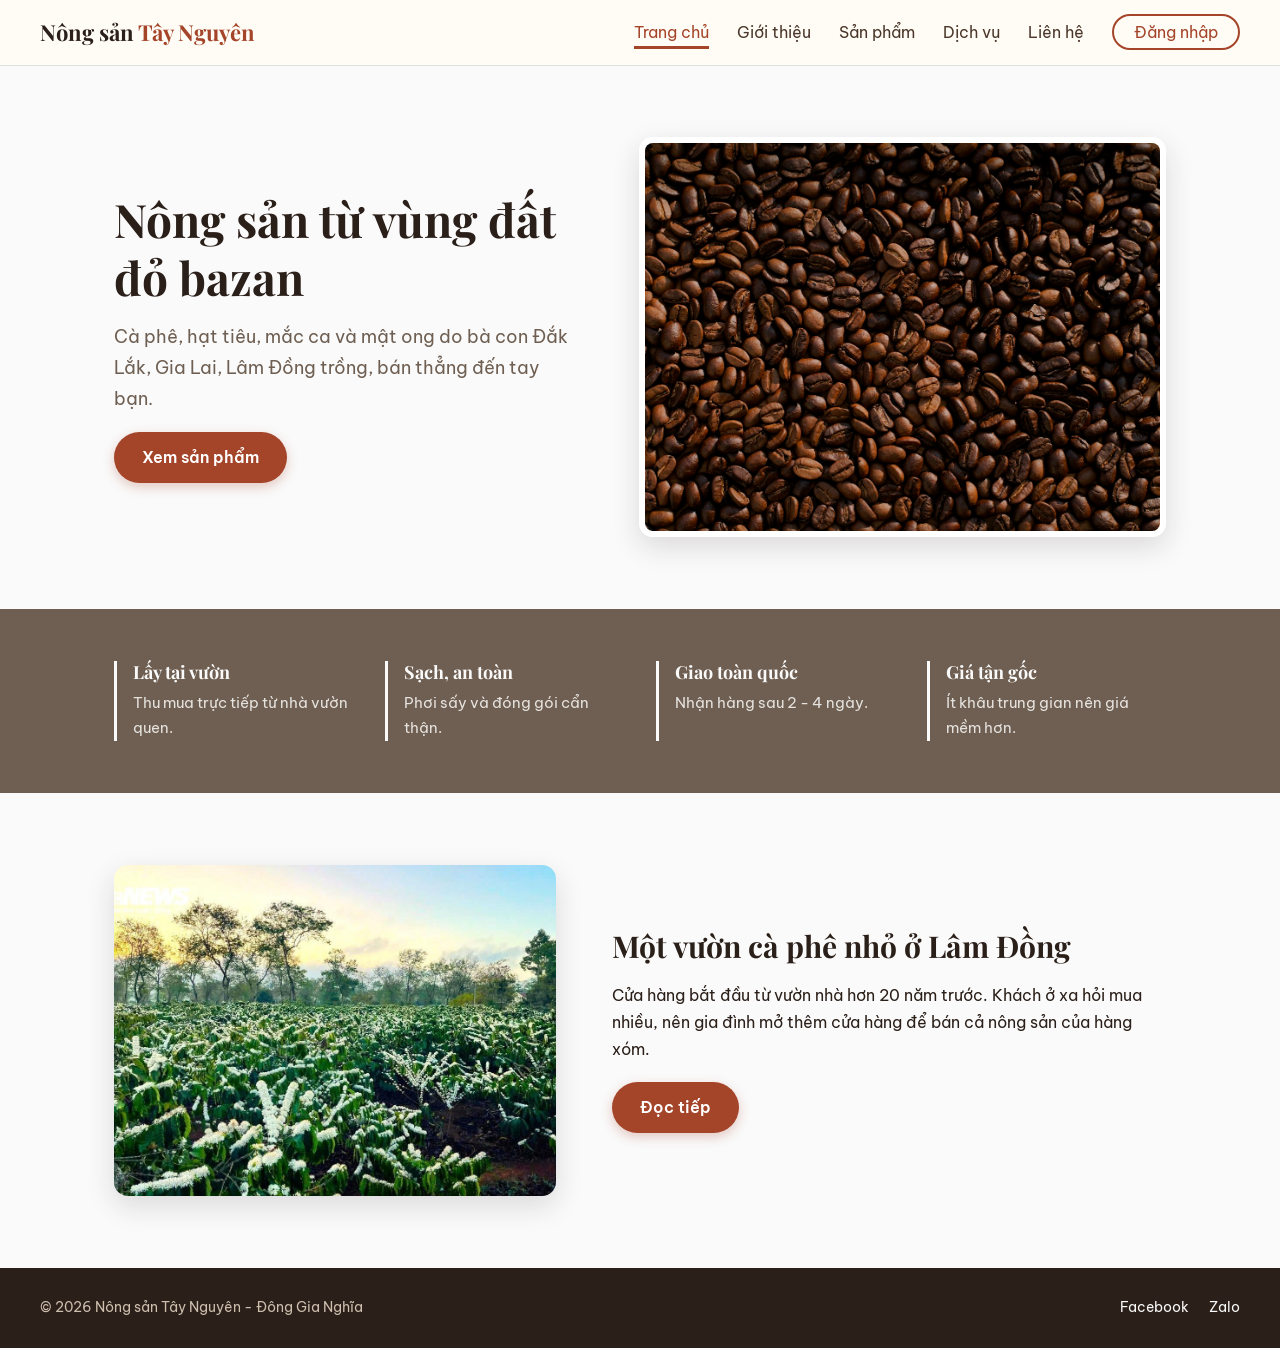
<file: index.html>
<!DOCTYPE html>
<html lang="vi">
<head>
  <meta charset="UTF-8">
  <meta name="viewport" content="width=device-width, initial-scale=1.0">
  <title>Trang chủ - Nông sản Tây Nguyên</title>
  <link rel="preconnect" href="https://fonts.googleapis.com">
  <link rel="preconnect" href="https://fonts.gstatic.com" crossorigin>
  <link rel="stylesheet" href="https://fonts.googleapis.com/css2?family=Be+Vietnam+Pro:wght@400;600;700&family=Playfair+Display:wght@700&display=swap">
  <link rel="stylesheet" href="css/style.css">
</head>
<body>
  <header class="menu">
    <a href="index.html" class="logo">Nông sản <span>Tây Nguyên</span></a>
    <input type="checkbox" id="nut-menu">
    <label for="nut-menu" class="hamburger">&#9776;</label>
    <nav><ul><li><a href="index.html" class="dang-chon">Trang chủ</a></li><li><a href="gioi-thieu.html">Giới thiệu</a></li><li><a href="san-pham.html">Sản phẩm</a></li><li><a href="dich-vu.html">Dịch vụ</a></li><li><a href="lien-he.html">Liên hệ</a></li><li><a href="dang-nhap.html" class="nut-dn">Đăng nhập</a></li></ul></nav>
  </header>
  <section class="hero">
    <div class="hero-chu">
      <h1>Nông sản từ vùng đất đỏ bazan</h1>
      <p>Cà phê, hạt tiêu, mắc ca và mật ong do bà con Đắk Lắk, Gia Lai, Lâm Đồng trồng, bán thẳng đến tay bạn.</p>
      <a href="san-pham.html" class="nut">Xem sản phẩm</a>
    </div>
    <div class="hero-anh">
      <img src="images/hero-index.jpg" alt="Hạt cà phê Tây Nguyên">
    </div>
  </section>

  <section class="uu-diem">
    <div class="khung">
      <ul>
        <li><h3>Lấy tại vườn</h3><p>Thu mua trực tiếp từ nhà vườn quen.</p></li>
        <li><h3>Sạch, an toàn</h3><p>Phơi sấy và đóng gói cẩn thận.</p></li>
        <li><h3>Giao toàn quốc</h3><p>Nhận hàng sau 2 - 4 ngày.</p></li>
        <li><h3>Giá tận gốc</h3><p>Ít khâu trung gian nên giá mềm hơn.</p></li>
      </ul>
    </div>
  </section>

  <section class="khung gioi-thieu-ngan">
    <img src="images/img13.jpg" alt="Vườn cà phê">
    <div>
      <h2>Một vườn cà phê nhỏ ở Lâm Đồng</h2>
      <p>Cửa hàng bắt đầu từ vườn nhà hơn 20 năm trước. Khách ở xa hỏi mua nhiều, nên gia đình mở thêm cửa hàng để bán cả nông sản của hàng xóm.</p>
      <a href="gioi-thieu.html" class="nut">Đọc tiếp</a>
    </div>
  </section>
  <footer>
    <p>&copy; 2026 Nông sản Tây Nguyên - Đông Gia Nghĩa</p>
    <ul><li><a href="#">Facebook</a></li><li><a href="#">Zalo</a></li></ul>
  </footer>
</body>
</html>
</file>
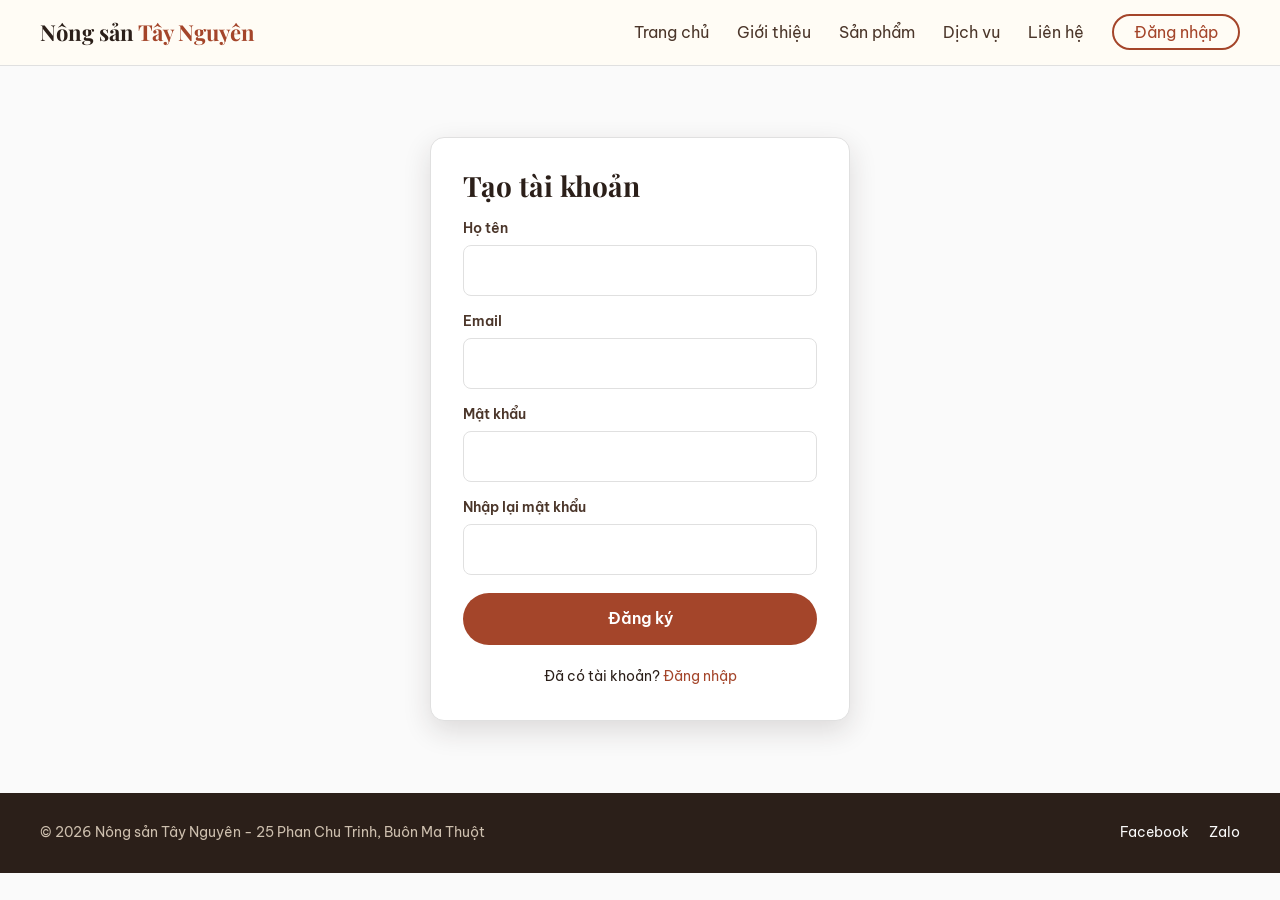
<file: dang-ky.html>
﻿<!DOCTYPE html>
<html lang="vi">
<head>
  <meta charset="UTF-8">
  <meta name="viewport" content="width=device-width, initial-scale=1.0">
  <title>Đăng ký - Nông sản Tây Nguyên</title>
    <link rel="preconnect" href="https://fonts.googleapis.com">
  <link rel="preconnect" href="https://fonts.gstatic.com" crossorigin>
  <link rel="stylesheet" href="https://fonts.googleapis.com/css2?family=Be+Vietnam+Pro:wght@400;600;700&family=Playfair+Display:wght@700&display=swap">
  <link rel="stylesheet" href="css/style.css">
</head>
<body>
  <header class="menu">
    <a href="index.html" class="logo">Nông sản <span>Tây Nguyên</span></a>
    <input type="checkbox" id="nut-menu">
    <label for="nut-menu" class="hamburger">&#9776;</label>
    <nav><ul><li><a href="index.html">Trang chủ</a></li><li><a href="gioi-thieu.html">Giới thiệu</a></li><li><a href="san-pham.html">Sản phẩm</a></li><li><a href="dich-vu.html">Dịch vụ</a></li><li><a href="lien-he.html">Liên hệ</a></li><li><a href="dang-nhap.html" class="nut-dn">Đăng nhập</a></li></ul></nav>
  </header>
  <section class="dn-nen">
    <div class="dn-box">
      <div class="tho-cam"></div>
      <div class="dn-trong">
        <h1>Tạo tài khoản</h1>
        <form action="#" method="post">
          <label for="ten">Họ tên</label>
          <input type="text" id="ten" name="ten" required>
          <label for="mail">Email</label>
          <input type="email" id="mail" name="mail" required>
          <label for="mk">Mật khẩu</label>
          <input type="password" id="mk" name="mk" minlength="6" required>
          <label for="mk2">Nhập lại mật khẩu</label>
          <input type="password" id="mk2" name="mk2" minlength="6" required>
          <button type="submit">Đăng ký</button>
        </form>
        <p class="dn-duoi">Đã có tài khoản? <a href="dang-nhap.html">Đăng nhập</a></p>
      </div>
    </div>
  </section>
  <footer>
    <p>&copy; 2026 Nông sản Tây Nguyên - 25 Phan Chu Trinh, Buôn Ma Thuột</p>
    <ul><li><a href="#">Facebook</a></li><li><a href="#">Zalo</a></li></ul>
  </footer>
</body>
</html>
</file>
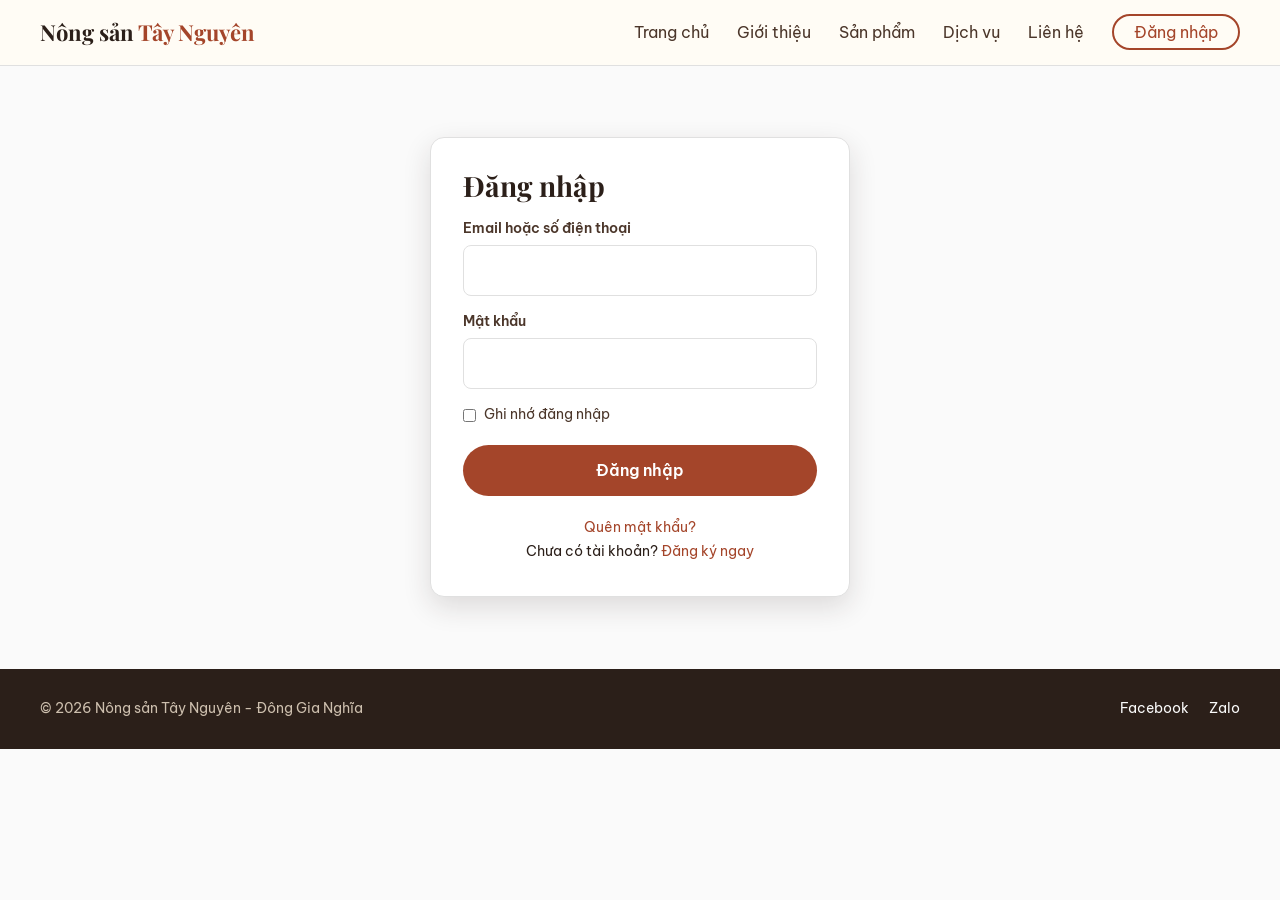
<file: dang-nhap.html>
﻿<!DOCTYPE html>
<html lang="vi">
<head>
  <meta charset="UTF-8">
  <meta name="viewport" content="width=device-width, initial-scale=1.0">
  <title>Đăng nhập - Nông sản Tây Nguyên</title>
    <link rel="preconnect" href="https://fonts.googleapis.com">
  <link rel="preconnect" href="https://fonts.gstatic.com" crossorigin>
  <link rel="stylesheet" href="https://fonts.googleapis.com/css2?family=Be+Vietnam+Pro:wght@400;600;700&family=Playfair+Display:wght@700&display=swap">
  <link rel="stylesheet" href="css/style.css">
</head>
<body>
  <header class="menu">
    <a href="index.html" class="logo">Nông sản <span>Tây Nguyên</span></a>
    <input type="checkbox" id="nut-menu">
    <label for="nut-menu" class="hamburger">&#9776;</label>
    <nav><ul><li><a href="index.html">Trang chủ</a></li><li><a href="gioi-thieu.html">Giới thiệu</a></li><li><a href="san-pham.html">Sản phẩm</a></li><li><a href="dich-vu.html">Dịch vụ</a></li><li><a href="lien-he.html">Liên hệ</a></li><li><a href="dang-nhap.html" class="nut-dn">Đăng nhập</a></li></ul></nav>
  </header>
  <div class="tho-cam"></div>
  <section class="dn-nen">
    <div class="dn-box">
      <div class="tho-cam"></div>
      <div class="dn-trong">
        <h1>Đăng nhập</h1>
        <form action="#" method="post">
          <label for="tk">Email hoặc số điện thoại</label>
          <input type="text" id="tk" name="tk" required>
          <label for="mk">Mật khẩu</label>
          <input type="password" id="mk" name="mk" minlength="6" required>
          <label class="nho"><input type="checkbox" name="nho"> Ghi nhớ đăng nhập</label>
          <button type="submit">Đăng nhập</button>
        </form>
        <p class="dn-duoi"><a href="#">Quên mật khẩu?</a><br>Chưa có tài khoản? <a href="dang-ky.html">Đăng ký ngay</a></p>
      </div>
    </div>
  </section>
  <footer>
    <p>&copy; 2026 Nông sản Tây Nguyên - Đông Gia Nghĩa</p>
    <ul><li><a href="#">Facebook</a></li><li><a href="#">Zalo</a></li></ul>
  </footer>
</body>
</html>
</file>
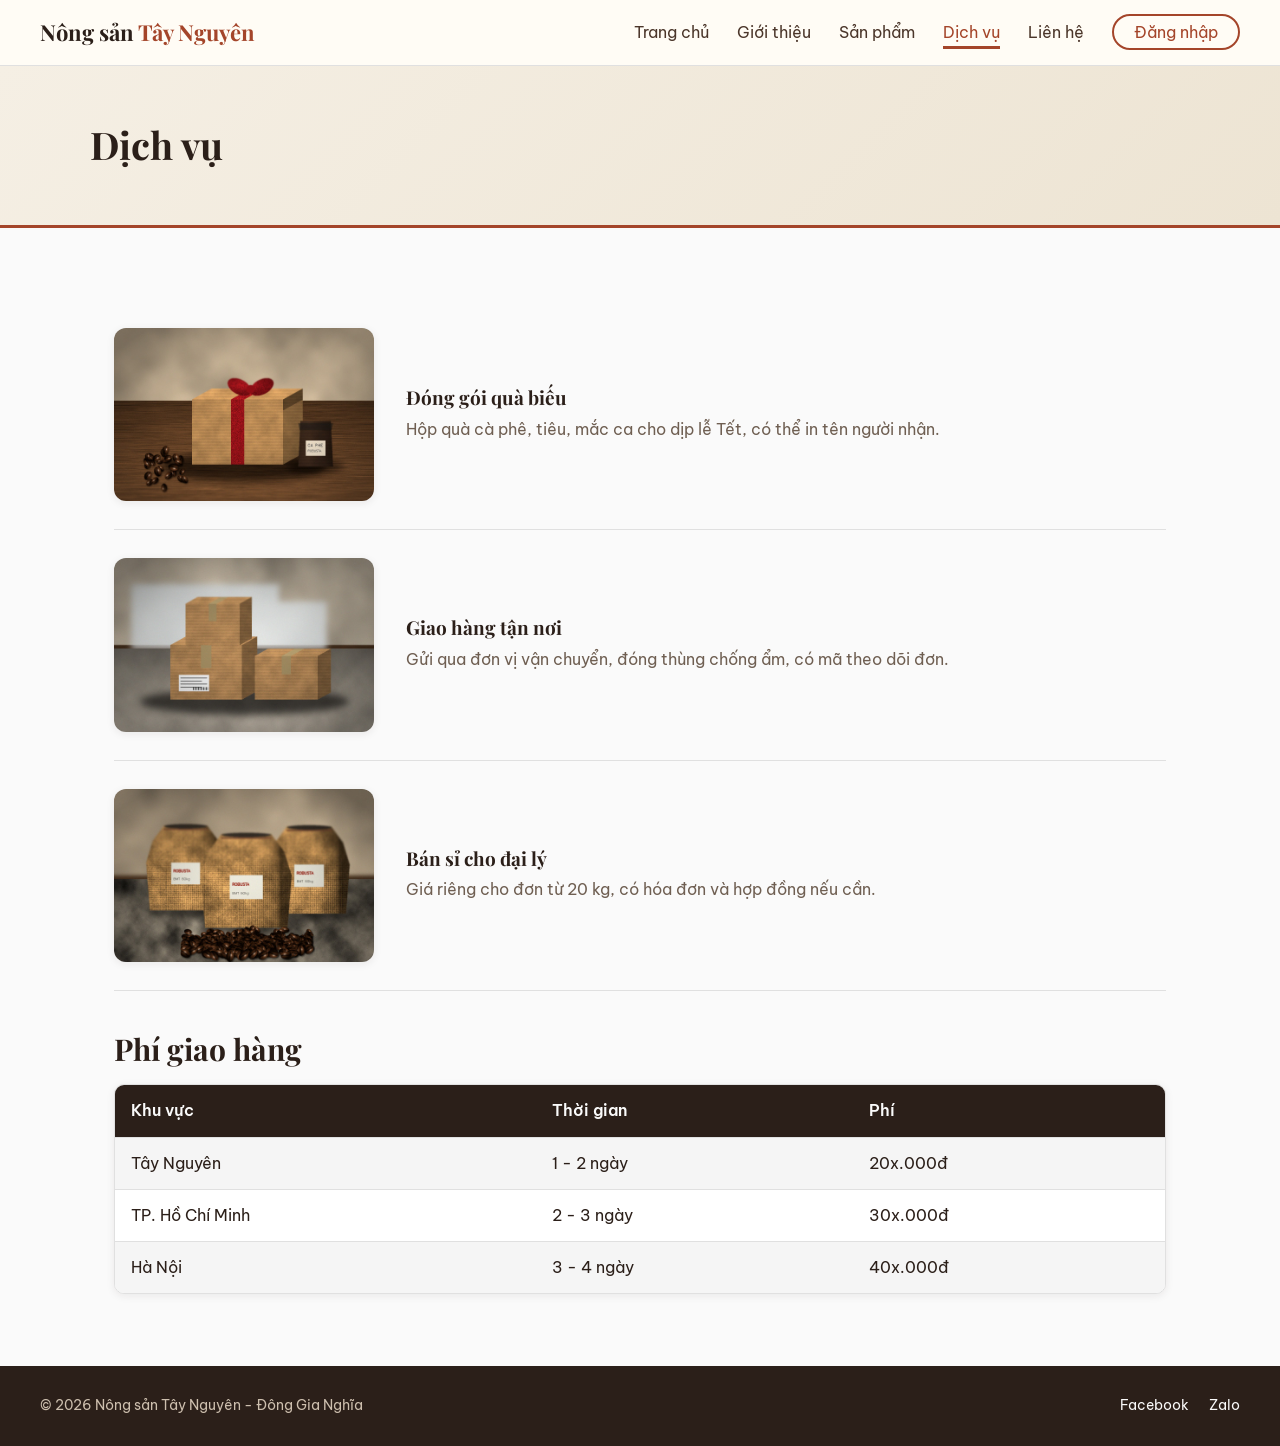
<file: dich-vu.html>
﻿<!DOCTYPE html>
<html lang="vi">
<head>
  <meta charset="UTF-8">
  <meta name="viewport" content="width=device-width, initial-scale=1.0">
  <title>Dịch vụ - Nông sản Tây Nguyên</title>
    <link rel="preconnect" href="https://fonts.googleapis.com">
  <link rel="preconnect" href="https://fonts.gstatic.com" crossorigin>
  <link rel="stylesheet" href="https://fonts.googleapis.com/css2?family=Be+Vietnam+Pro:wght@400;600;700&family=Playfair+Display:wght@700&display=swap">
  <link rel="stylesheet" href="css/style.css">
</head>
<body>
  <header class="menu">
    <a href="index.html" class="logo">Nông sản <span>Tây Nguyên</span></a>
    <input type="checkbox" id="nut-menu">
    <label for="nut-menu" class="hamburger">&#9776;</label>
    <nav><ul><li><a href="index.html">Trang chủ</a></li><li><a href="gioi-thieu.html">Giới thiệu</a></li><li><a href="san-pham.html">Sản phẩm</a></li><li><a href="dich-vu.html" class="dang-chon">Dịch vụ</a></li><li><a href="lien-he.html">Liên hệ</a></li><li><a href="dang-nhap.html" class="nut-dn">Đăng nhập</a></li></ul></nav>
  </header>
  <div class="tieu-de-trang"><h1>Dịch vụ</h1></div>
  <section class="khung">
    <div class="dv"><img src="images/dich-vu-1.jpg" alt="Đóng gói quà biếu"><div><h3>Đóng gói quà biếu</h3><p>Hộp quà cà phê, tiêu, mắc ca cho dịp lễ Tết, có thể in tên người nhận.</p></div></div>
    <div class="dv"><img src="images/dich-vu-2.jpg" alt="Giao hàng tận nơi"><div><h3>Giao hàng tận nơi</h3><p>Gửi qua đơn vị vận chuyển, đóng thùng chống ẩm, có mã theo dõi đơn.</p></div></div>
    <div class="dv"><img src="images/dich-vu-3.jpg" alt="Bán sỉ cho đại lý"><div><h3>Bán sỉ cho đại lý</h3><p>Giá riêng cho đơn từ 20 kg, có hóa đơn và hợp đồng nếu cần.</p></div></div>
    <h2 style="margin-top:40px">Phí giao hàng</h2>
    <table>
      <tr><th>Khu vực</th><th>Thời gian</th><th>Phí</th></tr>
      <tr><td>Tây Nguyên</td><td>1 - 2 ngày</td><td>20x.000đ</td></tr>
      <tr><td>TP. Hồ Chí Minh</td><td>2 - 3 ngày</td><td>30x.000đ</td></tr>
      <tr><td>Hà Nội</td><td>3 - 4 ngày</td><td>40x.000đ</td></tr>
    </table>
  </section>
  <footer>
    <p>&copy; 2026 Nông sản Tây Nguyên - Đông Gia Nghĩa</p>
    <ul><li><a href="#">Facebook</a></li><li><a href="#">Zalo</a></li></ul>
  </footer>
</body>
</html>
</file>
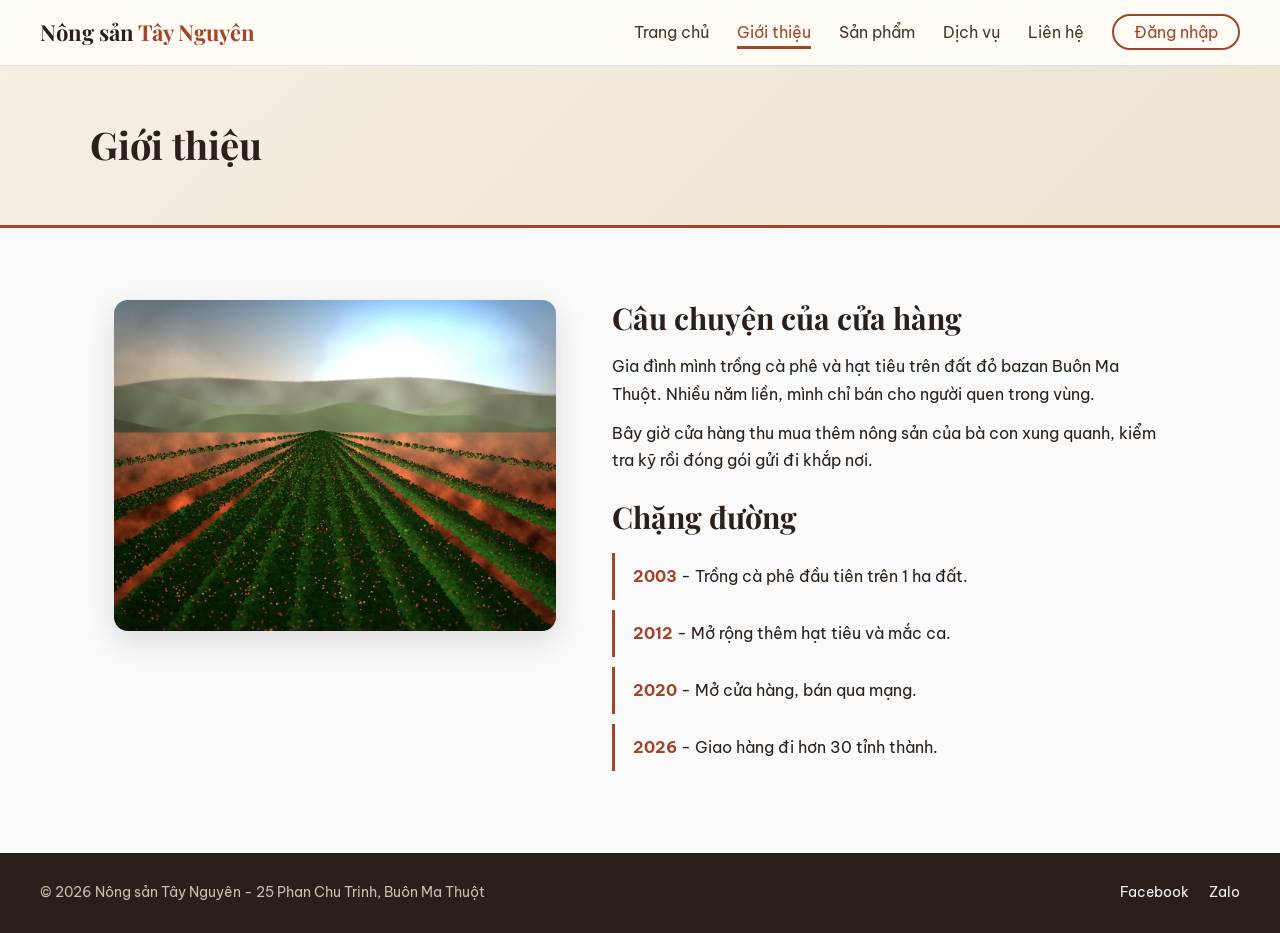
<file: gioi-thieu.html>
﻿<!DOCTYPE html>
<html lang="vi">
<head>
  <meta charset="UTF-8">
  <meta name="viewport" content="width=device-width, initial-scale=1.0">
  <title>Giới thiệu - Nông sản Tây Nguyên</title>
    <link rel="preconnect" href="https://fonts.googleapis.com">
  <link rel="preconnect" href="https://fonts.gstatic.com" crossorigin>
  <link rel="stylesheet" href="https://fonts.googleapis.com/css2?family=Be+Vietnam+Pro:wght@400;600;700&family=Playfair+Display:wght@700&display=swap">
  <link rel="stylesheet" href="css/style.css">
</head>
<body>
  <header class="menu">
    <a href="index.html" class="logo">Nông sản <span>Tây Nguyên</span></a>
    <input type="checkbox" id="nut-menu">
    <label for="nut-menu" class="hamburger">&#9776;</label>
    <nav><ul><li><a href="index.html">Trang chủ</a></li><li><a href="gioi-thieu.html" class="dang-chon">Giới thiệu</a></li><li><a href="san-pham.html">Sản phẩm</a></li><li><a href="dich-vu.html">Dịch vụ</a></li><li><a href="lien-he.html">Liên hệ</a></li><li><a href="dang-nhap.html" class="nut-dn">Đăng nhập</a></li></ul></nav>
  </header>
  <div class="tho-cam"></div>
  <div class="tieu-de-trang"><h1>Giới thiệu</h1></div>
  <section class="khung gt">
    <img src="images/about.jpg" alt="Vườn cà phê">
    <div>
      <h2>Câu chuyện của cửa hàng</h2>
      <p>Gia đình mình trồng cà phê và hạt tiêu trên đất đỏ bazan Buôn Ma Thuột. Nhiều năm liền, mình chỉ bán cho người quen trong vùng.</p>
      <p>Bây giờ cửa hàng thu mua thêm nông sản của bà con xung quanh, kiểm tra kỹ rồi đóng gói gửi đi khắp nơi.</p>
      <h2 style="margin-top:25px">Chặng đường</h2>
      <ul class="moc">
        <li><b>2003</b> - Trồng cà phê đầu tiên trên 1 ha đất.</li>
        <li><b>2012</b> - Mở rộng thêm hạt tiêu và mắc ca.</li>
        <li><b>2020</b> - Mở cửa hàng, bán qua mạng.</li>
        <li><b>2026</b> - Giao hàng đi hơn 30 tỉnh thành.</li>
      </ul>
    </div>
  </section>
  <footer>
    <p>&copy; 2026 Nông sản Tây Nguyên - 25 Phan Chu Trinh, Buôn Ma Thuột</p>
    <ul><li><a href="#">Facebook</a></li><li><a href="#">Zalo</a></li></ul>
  </footer>
</body>
</html>
</file>
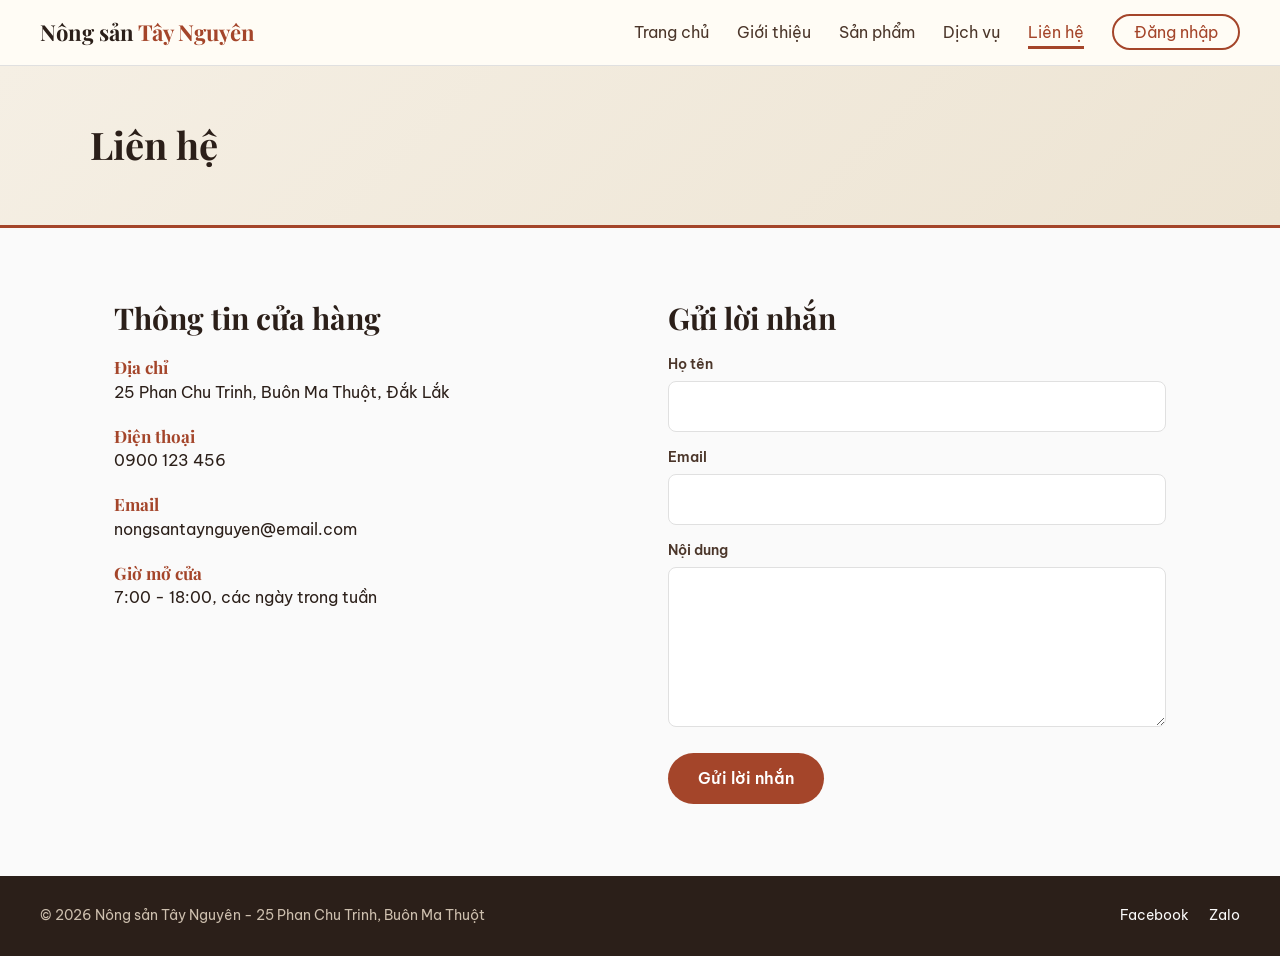
<file: lien-he.html>
﻿<!DOCTYPE html>
<html lang="vi">
<head>
  <meta charset="UTF-8">
  <meta name="viewport" content="width=device-width, initial-scale=1.0">
  <title>Liên hệ - Nông sản Tây Nguyên</title>
    <link rel="preconnect" href="https://fonts.googleapis.com">
  <link rel="preconnect" href="https://fonts.gstatic.com" crossorigin>
  <link rel="stylesheet" href="https://fonts.googleapis.com/css2?family=Be+Vietnam+Pro:wght@400;600;700&family=Playfair+Display:wght@700&display=swap">
  <link rel="stylesheet" href="css/style.css">
</head>
<body>
  <header class="menu">
    <a href="index.html" class="logo">Nông sản <span>Tây Nguyên</span></a>
    <input type="checkbox" id="nut-menu">
    <label for="nut-menu" class="hamburger">&#9776;</label>
    <nav><ul><li><a href="index.html">Trang chủ</a></li><li><a href="gioi-thieu.html">Giới thiệu</a></li><li><a href="san-pham.html">Sản phẩm</a></li><li><a href="dich-vu.html">Dịch vụ</a></li><li><a href="lien-he.html" class="dang-chon">Liên hệ</a></li><li><a href="dang-nhap.html" class="nut-dn">Đăng nhập</a></li></ul></nav>
  </header>
  <div class="tho-cam"></div>
  <div class="tieu-de-trang"><h1>Liên hệ</h1></div>
  <section class="khung lh">
    <div>
      <h2>Thông tin cửa hàng</h2>
      <h3>Địa chỉ</h3><p>25 Phan Chu Trinh, Buôn Ma Thuột, Đắk Lắk</p>
      <h3>Điện thoại</h3><p>0900 123 456</p>
      <h3>Email</h3><p>nongsantaynguyen@email.com</p>
      <h3>Giờ mở cửa</h3><p>7:00 - 18:00, các ngày trong tuần</p>
    </div>
    <div>
      <h2>Gửi lời nhắn</h2>
      <form action="#" method="post">
        <label for="ten">Họ tên</label><input type="text" id="ten" required>
        <label for="mail">Email</label><input type="email" id="mail" required>
        <label for="nd">Nội dung</label><textarea id="nd" rows="5"></textarea>
        <button type="submit">Gửi lời nhắn</button>
      </form>
    </div>
  </section>
 
  <footer>
    <p>&copy; 2026 Nông sản Tây Nguyên - 25 Phan Chu Trinh, Buôn Ma Thuột</p>
    <ul><li><a href="#">Facebook</a></li><li><a href="#">Zalo</a></li></ul>
  </footer>
</body>
</html>
</file>
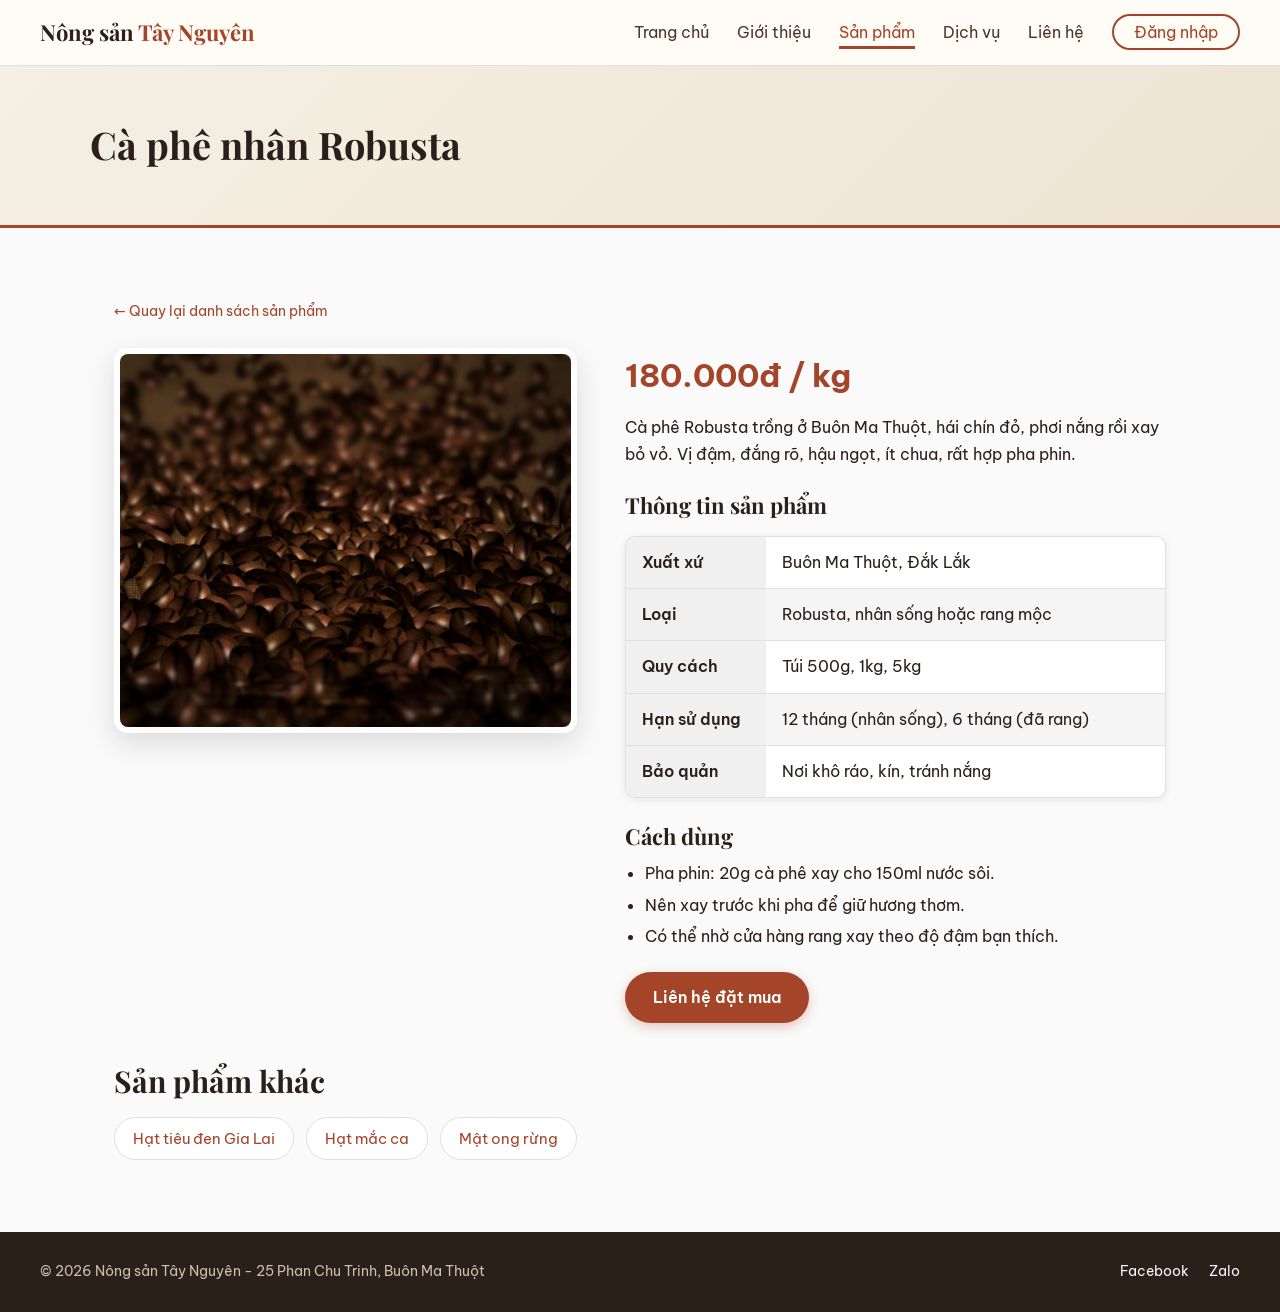
<file: san-pham-caphe.html>
﻿<!DOCTYPE html>
<html lang="vi">
<head>
  <meta charset="UTF-8">
  <meta name="viewport" content="width=device-width, initial-scale=1.0">
  <title>Cà phê nhân Robusta - Nông sản Tây Nguyên</title>
    <link rel="preconnect" href="https://fonts.googleapis.com">
  <link rel="preconnect" href="https://fonts.gstatic.com" crossorigin>
  <link rel="stylesheet" href="https://fonts.googleapis.com/css2?family=Be+Vietnam+Pro:wght@400;600;700&family=Playfair+Display:wght@700&display=swap">
  <link rel="stylesheet" href="css/style.css">
</head>
<body>
  <header class="menu">
    <a href="index.html" class="logo">Nông sản <span>Tây Nguyên</span></a>
    <input type="checkbox" id="nut-menu">
    <label for="nut-menu" class="hamburger">&#9776;</label>
    <nav><ul><li><a href="index.html">Trang chủ</a></li><li><a href="gioi-thieu.html">Giới thiệu</a></li><li><a href="san-pham.html" class="dang-chon">Sản phẩm</a></li><li><a href="dich-vu.html">Dịch vụ</a></li><li><a href="lien-he.html">Liên hệ</a></li><li><a href="dang-nhap.html" class="nut-dn">Đăng nhập</a></li></ul></nav>
  </header>
  <div class="tho-cam"></div>
  <div class="tieu-de-trang"><h1>Cà phê nhân Robusta</h1></div>
  <section class="khung">
    <p class="duong-dan"><a href="san-pham.html">&larr; Quay lại danh sách sản phẩm</a></p>
    <div class="chi-tiet">
      <a href="#phong-to"><img src="images/caphe.jpg" alt="Cà phê nhân Robusta"></a>
      <div>
        <p class="gia-lon">180.000đ / kg</p>
        <p>Cà phê Robusta trồng ở Buôn Ma Thuột, hái chín đỏ, phơi nắng rồi xay bỏ vỏ. Vị đậm, đắng rõ, hậu ngọt, ít chua, rất hợp pha phin.</p>
        <h2>Thông tin sản phẩm</h2>
        <table class="bang-tt"><tr><th>Xuất xứ</th><td>Buôn Ma Thuột, Đắk Lắk</td></tr><tr><th>Loại</th><td>Robusta, nhân sống hoặc rang mộc</td></tr><tr><th>Quy cách</th><td>Túi 500g, 1kg, 5kg</td></tr><tr><th>Hạn sử dụng</th><td>12 tháng (nhân sống), 6 tháng (đã rang)</td></tr><tr><th>Bảo quản</th><td>Nơi khô ráo, kín, tránh nắng</td></tr></table>
        <h2 style="margin-top:25px">Cách dùng</h2>
        <ul class="ds-dung"><li>Pha phin: 20g cà phê xay cho 150ml nước sôi.</li><li>Nên xay trước khi pha để giữ hương thơm.</li><li>Có thể nhờ cửa hàng rang xay theo độ đậm bạn thích.</li></ul>
        <a href="lien-he.html" class="nut">Liên hệ đặt mua</a>
      </div>
    </div>
    <h2 style="margin-top:40px">Sản phẩm khác</h2>
    <ul class="sp-khac"><li><a href="san-pham-tieu.html">Hạt tiêu đen Gia Lai</a></li><li><a href="san-pham-macca.html">Hạt mắc ca</a></li><li><a href="san-pham-mat-ong.html">Mật ong rừng</a></li></ul>
  </section>
  <div class="lightbox" id="phong-to"><a href="#" class="dong">&times;</a><img src="images/caphe.jpg" alt="Cà phê nhân Robusta"></div>
  <footer>
    <p>&copy; 2026 Nông sản Tây Nguyên - 25 Phan Chu Trinh, Buôn Ma Thuột</p>
    <ul><li><a href="#">Facebook</a></li><li><a href="#">Zalo</a></li></ul>
  </footer>
</body>
</html>
</file>
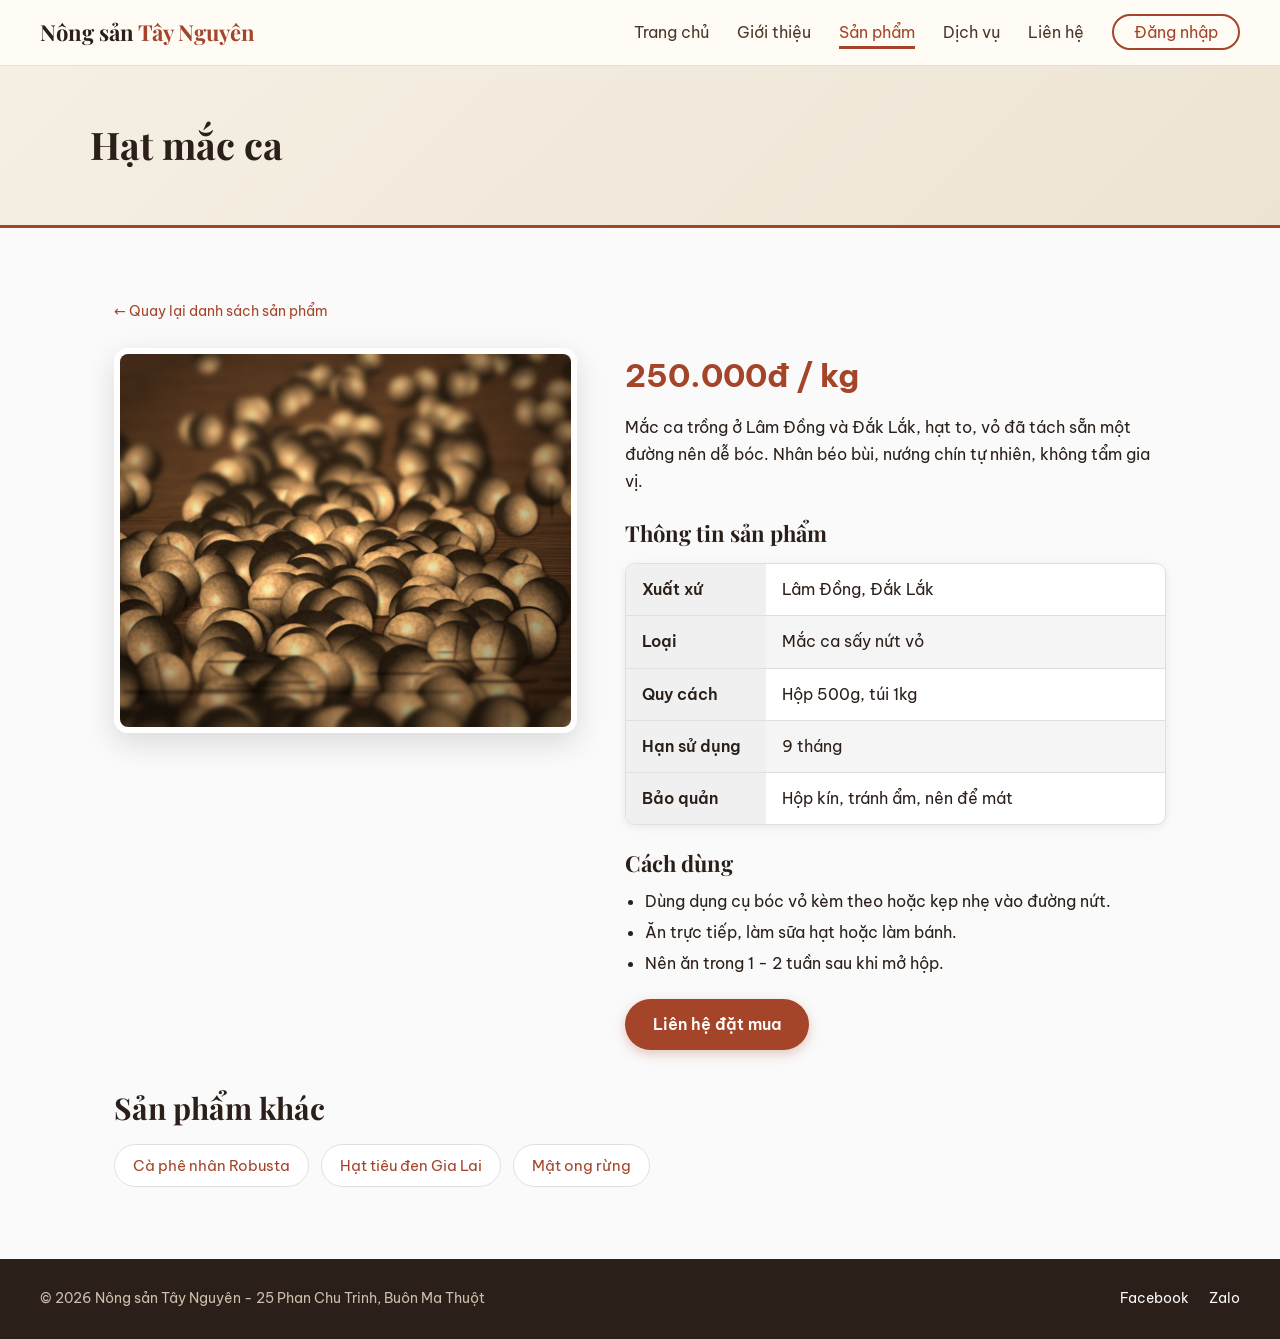
<file: san-pham-macca.html>
﻿<!DOCTYPE html>
<html lang="vi">
<head>
  <meta charset="UTF-8">
  <meta name="viewport" content="width=device-width, initial-scale=1.0">
  <title>Hạt mắc ca - Nông sản Tây Nguyên</title>
    <link rel="preconnect" href="https://fonts.googleapis.com">
  <link rel="preconnect" href="https://fonts.gstatic.com" crossorigin>
  <link rel="stylesheet" href="https://fonts.googleapis.com/css2?family=Be+Vietnam+Pro:wght@400;600;700&family=Playfair+Display:wght@700&display=swap">
  <link rel="stylesheet" href="css/style.css">
</head>
<body>
  <header class="menu">
    <a href="index.html" class="logo">Nông sản <span>Tây Nguyên</span></a>
    <input type="checkbox" id="nut-menu">
    <label for="nut-menu" class="hamburger">&#9776;</label>
    <nav><ul><li><a href="index.html">Trang chủ</a></li><li><a href="gioi-thieu.html">Giới thiệu</a></li><li><a href="san-pham.html" class="dang-chon">Sản phẩm</a></li><li><a href="dich-vu.html">Dịch vụ</a></li><li><a href="lien-he.html">Liên hệ</a></li><li><a href="dang-nhap.html" class="nut-dn">Đăng nhập</a></li></ul></nav>
  </header>
  <div class="tho-cam"></div>
  <div class="tieu-de-trang"><h1>Hạt mắc ca</h1></div>
  <section class="khung">
    <p class="duong-dan"><a href="san-pham.html">&larr; Quay lại danh sách sản phẩm</a></p>
    <div class="chi-tiet">
      <a href="#phong-to"><img src="images/macca.jpg" alt="Hạt mắc ca"></a>
      <div>
        <p class="gia-lon">250.000đ / kg</p>
        <p>Mắc ca trồng ở Lâm Đồng và Đắk Lắk, hạt to, vỏ đã tách sẵn một đường nên dễ bóc. Nhân béo bùi, nướng chín tự nhiên, không tẩm gia vị.</p>
        <h2>Thông tin sản phẩm</h2>
        <table class="bang-tt"><tr><th>Xuất xứ</th><td>Lâm Đồng, Đắk Lắk</td></tr><tr><th>Loại</th><td>Mắc ca sấy nứt vỏ</td></tr><tr><th>Quy cách</th><td>Hộp 500g, túi 1kg</td></tr><tr><th>Hạn sử dụng</th><td>9 tháng</td></tr><tr><th>Bảo quản</th><td>Hộp kín, tránh ẩm, nên để mát</td></tr></table>
        <h2 style="margin-top:25px">Cách dùng</h2>
        <ul class="ds-dung"><li>Dùng dụng cụ bóc vỏ kèm theo hoặc kẹp nhẹ vào đường nứt.</li><li>Ăn trực tiếp, làm sữa hạt hoặc làm bánh.</li><li>Nên ăn trong 1 - 2 tuần sau khi mở hộp.</li></ul>
        <a href="lien-he.html" class="nut">Liên hệ đặt mua</a>
      </div>
    </div>
    <h2 style="margin-top:40px">Sản phẩm khác</h2>
    <ul class="sp-khac"><li><a href="san-pham-caphe.html">Cà phê nhân Robusta</a></li><li><a href="san-pham-tieu.html">Hạt tiêu đen Gia Lai</a></li><li><a href="san-pham-mat-ong.html">Mật ong rừng</a></li></ul>
  </section>
  <div class="lightbox" id="phong-to"><a href="#" class="dong">&times;</a><img src="images/macca.jpg" alt="Hạt mắc ca"></div>
  <footer>
    <p>&copy; 2026 Nông sản Tây Nguyên - 25 Phan Chu Trinh, Buôn Ma Thuột</p>
    <ul><li><a href="#">Facebook</a></li><li><a href="#">Zalo</a></li></ul>
  </footer>
</body>
</html>
</file>
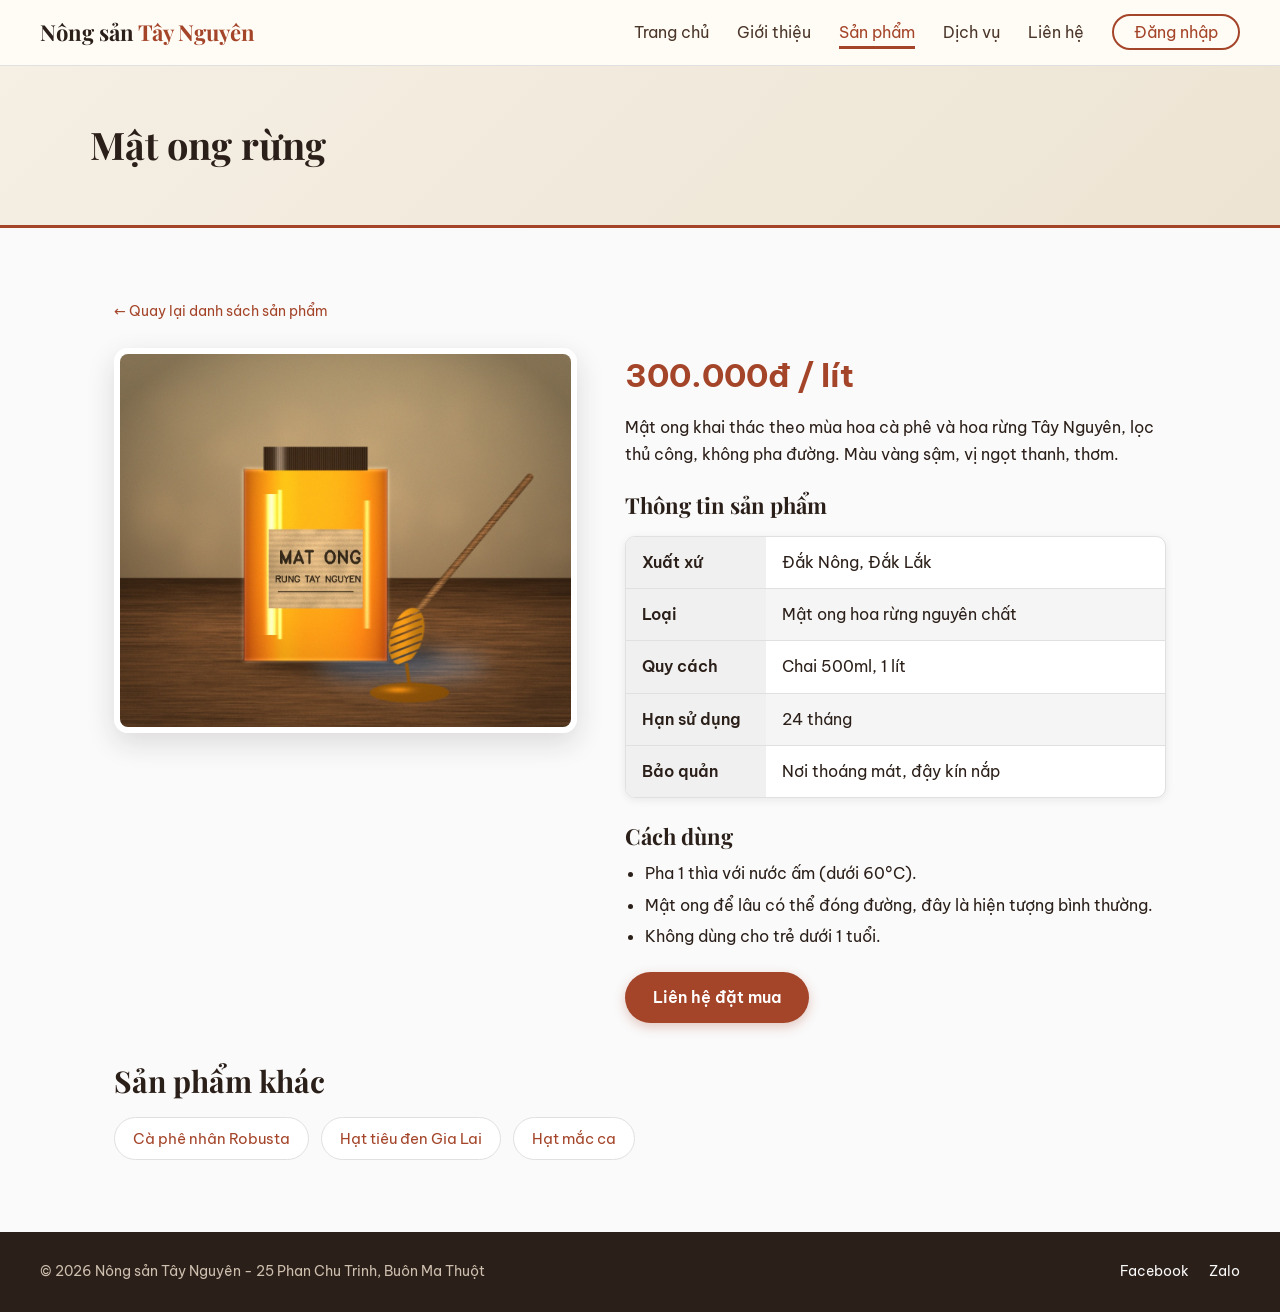
<file: san-pham-mat-ong.html>
﻿<!DOCTYPE html>
<html lang="vi">
<head>
  <meta charset="UTF-8">
  <meta name="viewport" content="width=device-width, initial-scale=1.0">
  <title>Mật ong rừng - Nông sản Tây Nguyên</title>
    <link rel="preconnect" href="https://fonts.googleapis.com">
  <link rel="preconnect" href="https://fonts.gstatic.com" crossorigin>
  <link rel="stylesheet" href="https://fonts.googleapis.com/css2?family=Be+Vietnam+Pro:wght@400;600;700&family=Playfair+Display:wght@700&display=swap">
  <link rel="stylesheet" href="css/style.css">
</head>
<body>
  <header class="menu">
    <a href="index.html" class="logo">Nông sản <span>Tây Nguyên</span></a>
    <input type="checkbox" id="nut-menu">
    <label for="nut-menu" class="hamburger">&#9776;</label>
    <nav><ul><li><a href="index.html">Trang chủ</a></li><li><a href="gioi-thieu.html">Giới thiệu</a></li><li><a href="san-pham.html" class="dang-chon">Sản phẩm</a></li><li><a href="dich-vu.html">Dịch vụ</a></li><li><a href="lien-he.html">Liên hệ</a></li><li><a href="dang-nhap.html" class="nut-dn">Đăng nhập</a></li></ul></nav>
  </header>
  <div class="tho-cam"></div>
  <div class="tieu-de-trang"><h1>Mật ong rừng</h1></div>
  <section class="khung">
    <p class="duong-dan"><a href="san-pham.html">&larr; Quay lại danh sách sản phẩm</a></p>
    <div class="chi-tiet">
      <a href="#phong-to"><img src="images/mat-ong.jpg" alt="Mật ong rừng"></a>
      <div>
        <p class="gia-lon">300.000đ / lít</p>
        <p>Mật ong khai thác theo mùa hoa cà phê và hoa rừng Tây Nguyên, lọc thủ công, không pha đường. Màu vàng sậm, vị ngọt thanh, thơm.</p>
        <h2>Thông tin sản phẩm</h2>
        <table class="bang-tt"><tr><th>Xuất xứ</th><td>Đắk Nông, Đắk Lắk</td></tr><tr><th>Loại</th><td>Mật ong hoa rừng nguyên chất</td></tr><tr><th>Quy cách</th><td>Chai 500ml, 1 lít</td></tr><tr><th>Hạn sử dụng</th><td>24 tháng</td></tr><tr><th>Bảo quản</th><td>Nơi thoáng mát, đậy kín nắp</td></tr></table>
        <h2 style="margin-top:25px">Cách dùng</h2>
        <ul class="ds-dung"><li>Pha 1 thìa với nước ấm (dưới 60°C).</li><li>Mật ong để lâu có thể đóng đường, đây là hiện tượng bình thường.</li><li>Không dùng cho trẻ dưới 1 tuổi.</li></ul>
        <a href="lien-he.html" class="nut">Liên hệ đặt mua</a>
      </div>
    </div>
    <h2 style="margin-top:40px">Sản phẩm khác</h2>
    <ul class="sp-khac"><li><a href="san-pham-caphe.html">Cà phê nhân Robusta</a></li><li><a href="san-pham-tieu.html">Hạt tiêu đen Gia Lai</a></li><li><a href="san-pham-macca.html">Hạt mắc ca</a></li></ul>
  </section>
  <div class="lightbox" id="phong-to"><a href="#" class="dong">&times;</a><img src="images/mat-ong.jpg" alt="Mật ong rừng"></div>
  <footer>
    <p>&copy; 2026 Nông sản Tây Nguyên - 25 Phan Chu Trinh, Buôn Ma Thuột</p>
    <ul><li><a href="#">Facebook</a></li><li><a href="#">Zalo</a></li></ul>
  </footer>
</body>
</html>
</file>
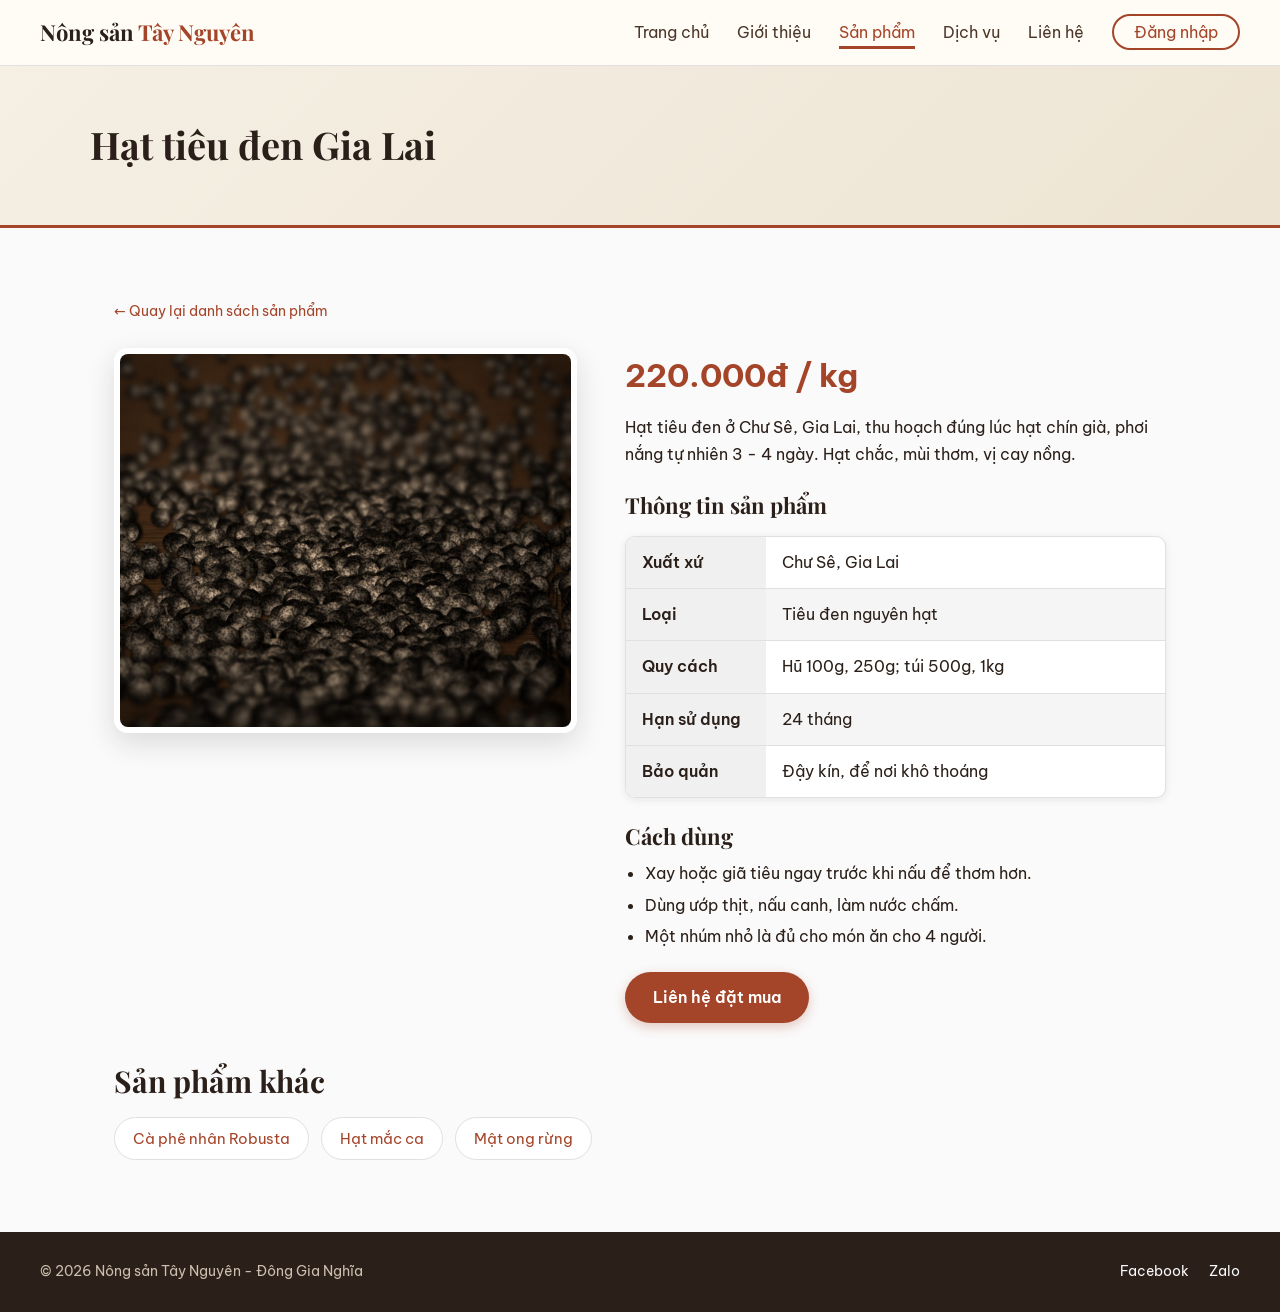
<file: san-pham-tieu.html>
﻿<!DOCTYPE html>
<html lang="vi">
<head>
  <meta charset="UTF-8">
  <meta name="viewport" content="width=device-width, initial-scale=1.0">
  <title>Hạt tiêu đen Gia Lai - Nông sản Tây Nguyên</title>
    <link rel="preconnect" href="https://fonts.googleapis.com">
  <link rel="preconnect" href="https://fonts.gstatic.com" crossorigin>
  <link rel="stylesheet" href="https://fonts.googleapis.com/css2?family=Be+Vietnam+Pro:wght@400;600;700&family=Playfair+Display:wght@700&display=swap">
  <link rel="stylesheet" href="css/style.css">
</head>
<body>
  <header class="menu">
    <a href="index.html" class="logo">Nông sản <span>Tây Nguyên</span></a>
    <input type="checkbox" id="nut-menu">
    <label for="nut-menu" class="hamburger">&#9776;</label>
    <nav><ul><li><a href="index.html">Trang chủ</a></li><li><a href="gioi-thieu.html">Giới thiệu</a></li><li><a href="san-pham.html" class="dang-chon">Sản phẩm</a></li><li><a href="dich-vu.html">Dịch vụ</a></li><li><a href="lien-he.html">Liên hệ</a></li><li><a href="dang-nhap.html" class="nut-dn">Đăng nhập</a></li></ul></nav>
  </header>
  <div class="tho-cam"></div>
  <div class="tieu-de-trang"><h1>Hạt tiêu đen Gia Lai</h1></div>
  <section class="khung">
    <p class="duong-dan"><a href="san-pham.html">&larr; Quay lại danh sách sản phẩm</a></p>
    <div class="chi-tiet">
      <a href="#phong-to"><img src="images/tieu.jpg" alt="Hạt tiêu đen Gia Lai"></a>
      <div>
        <p class="gia-lon">220.000đ / kg</p>
        <p>Hạt tiêu đen ở Chư Sê, Gia Lai, thu hoạch đúng lúc hạt chín già, phơi nắng tự nhiên 3 - 4 ngày. Hạt chắc, mùi thơm, vị cay nồng.</p>
        <h2>Thông tin sản phẩm</h2>
        <table class="bang-tt"><tr><th>Xuất xứ</th><td>Chư Sê, Gia Lai</td></tr><tr><th>Loại</th><td>Tiêu đen nguyên hạt</td></tr><tr><th>Quy cách</th><td>Hũ 100g, 250g; túi 500g, 1kg</td></tr><tr><th>Hạn sử dụng</th><td>24 tháng</td></tr><tr><th>Bảo quản</th><td>Đậy kín, để nơi khô thoáng</td></tr></table>
        <h2 style="margin-top:25px">Cách dùng</h2>
        <ul class="ds-dung"><li>Xay hoặc giã tiêu ngay trước khi nấu để thơm hơn.</li><li>Dùng ướp thịt, nấu canh, làm nước chấm.</li><li>Một nhúm nhỏ là đủ cho món ăn cho 4 người.</li></ul>
        <a href="lien-he.html" class="nut">Liên hệ đặt mua</a>
      </div>
    </div>
    <h2 style="margin-top:40px">Sản phẩm khác</h2>
    <ul class="sp-khac"><li><a href="san-pham-caphe.html">Cà phê nhân Robusta</a></li><li><a href="san-pham-macca.html">Hạt mắc ca</a></li><li><a href="san-pham-mat-ong.html">Mật ong rừng</a></li></ul>
  </section>
  <div class="lightbox" id="phong-to"><a href="#" class="dong">&times;</a><img src="images/tieu.jpg" alt="Hạt tiêu đen Gia Lai"></div>
  <footer>
    <p>&copy; 2026 Nông sản Tây Nguyên - Đông Gia Nghĩa</p>
    <ul><li><a href="#">Facebook</a></li><li><a href="#">Zalo</a></li></ul>
  </footer>
</body>
</html>
</file>
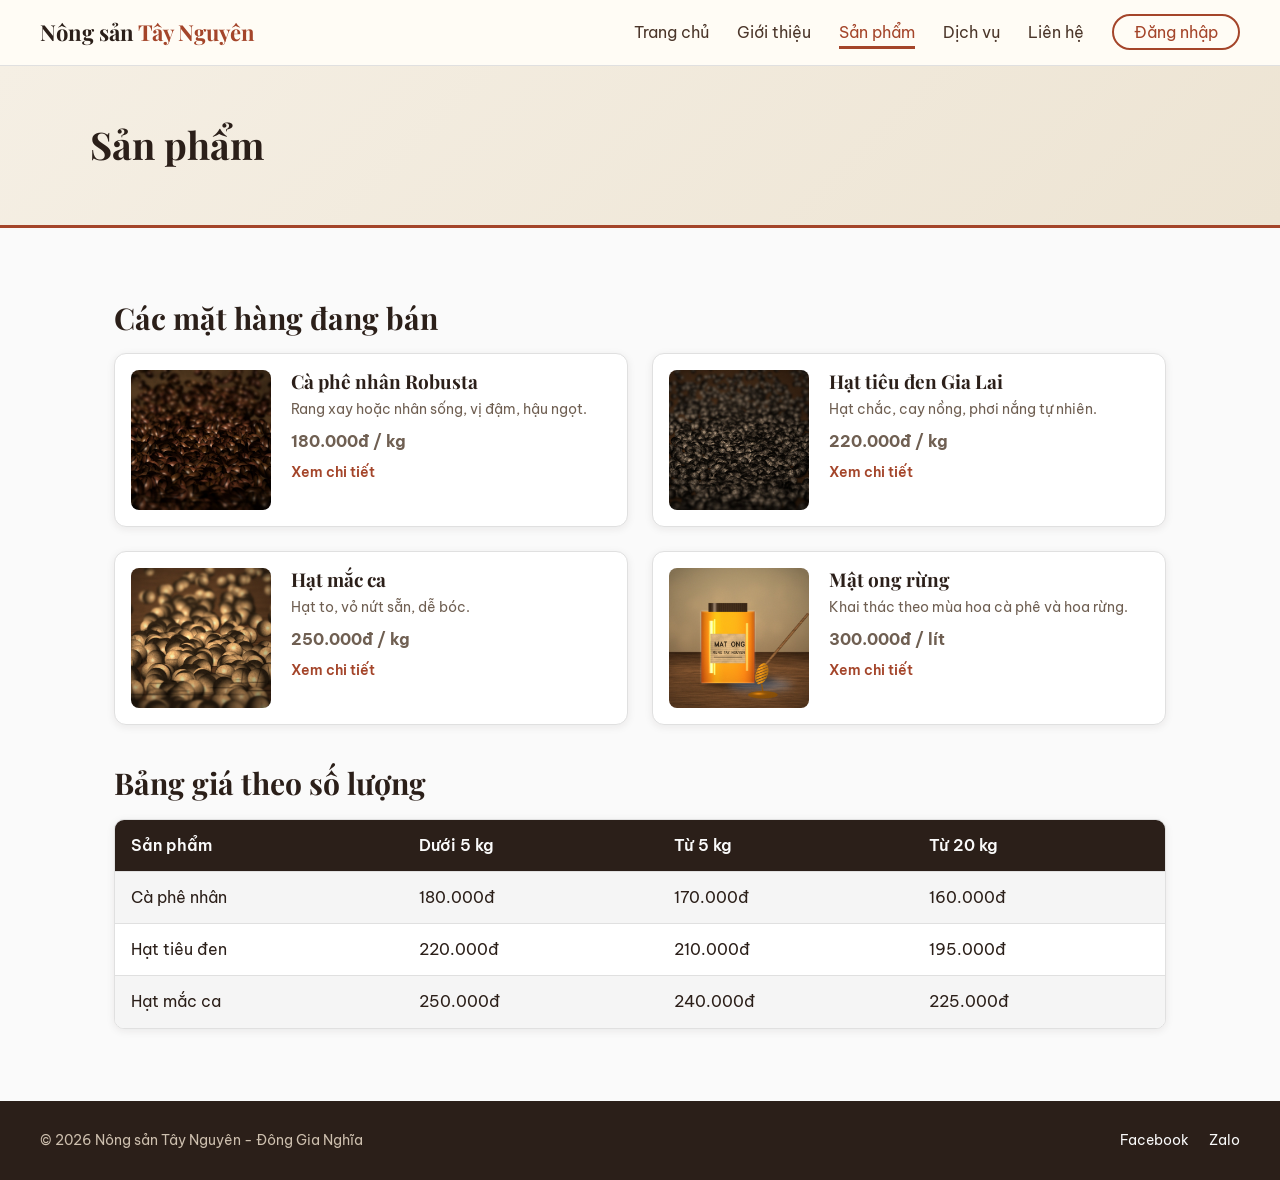
<file: san-pham.html>
﻿<!DOCTYPE html>
<html lang="vi">
<head>
  <meta charset="UTF-8">
  <meta name="viewport" content="width=device-width, initial-scale=1.0">
  <title>Sản phẩm - Nông sản Tây Nguyên</title>
    <link rel="preconnect" href="https://fonts.googleapis.com">
  <link rel="preconnect" href="https://fonts.gstatic.com" crossorigin>
  <link rel="stylesheet" href="https://fonts.googleapis.com/css2?family=Be+Vietnam+Pro:wght@400;600;700&family=Playfair+Display:wght@700&display=swap">
  <link rel="stylesheet" href="css/style.css">
</head>
<body>
  <header class="menu">
    <a href="index.html" class="logo">Nông sản <span>Tây Nguyên</span></a>
    <input type="checkbox" id="nut-menu">
    <label for="nut-menu" class="hamburger">&#9776;</label>
    <nav><ul><li><a href="index.html">Trang chủ</a></li><li><a href="gioi-thieu.html">Giới thiệu</a></li><li><a href="san-pham.html" class="dang-chon">Sản phẩm</a></li><li><a href="dich-vu.html">Dịch vụ</a></li><li><a href="lien-he.html">Liên hệ</a></li><li><a href="dang-nhap.html" class="nut-dn">Đăng nhập</a></li></ul></nav>
  </header>
  <div class="tho-cam"></div>
  <div class="tieu-de-trang"><h1>Sản phẩm</h1></div>
  <section class="khung">
    <h2>Các mặt hàng đang bán</h2>
    <div class="ds-sp">
      <div class="sp">
        <a href="san-pham-caphe.html"><img src="images/caphe.jpg" alt="Cà phê nhân Robusta"></a>
        <div><h3>Cà phê nhân Robusta</h3><p>Rang xay hoặc nhân sống, vị đậm, hậu ngọt.</p><p class="gia">180.000đ / kg</p><a href="san-pham-caphe.html">Xem chi tiết</a></div>
      </div>
      <div class="sp">
        <a href="san-pham-tieu.html"><img src="images/tieu.jpg" alt="Hạt tiêu đen Gia Lai"></a>
        <div><h3>Hạt tiêu đen Gia Lai</h3><p>Hạt chắc, cay nồng, phơi nắng tự nhiên.</p><p class="gia">220.000đ / kg</p><a href="san-pham-tieu.html">Xem chi tiết</a></div>
      </div>
      <div class="sp">
        <a href="san-pham-macca.html"><img src="images/macca.jpg" alt="Hạt mắc ca"></a>
        <div><h3>Hạt mắc ca</h3><p>Hạt to, vỏ nứt sẵn, dễ bóc.</p><p class="gia">250.000đ / kg</p><a href="san-pham-macca.html">Xem chi tiết</a></div>
      </div>
      <div class="sp">
        <a href="san-pham-mat-ong.html"><img src="images/mat-ong.jpg" alt="Mật ong rừng"></a>
        <div><h3>Mật ong rừng</h3><p>Khai thác theo mùa hoa cà phê và hoa rừng.</p><p class="gia">300.000đ / lít</p><a href="san-pham-mat-ong.html">Xem chi tiết</a></div>
      </div>
    </div>
    <h2 style="margin-top:40px">Bảng giá theo số lượng</h2>
    <table>
      <tr><th>Sản phẩm</th><th>Dưới 5 kg</th><th>Từ 5 kg</th><th>Từ 20 kg</th></tr>
      <tr><td>Cà phê nhân</td><td>180.000đ</td><td>170.000đ</td><td>160.000đ</td></tr>
      <tr><td>Hạt tiêu đen</td><td>220.000đ</td><td>210.000đ</td><td>195.000đ</td></tr>
      <tr><td>Hạt mắc ca</td><td>250.000đ</td><td>240.000đ</td><td>225.000đ</td></tr>
    </table>
  </section>

  <footer>
    <p>&copy; 2026 Nông sản Tây Nguyên - Đông Gia Nghĩa</p>
    <ul><li><a href="#">Facebook</a></li><li><a href="#">Zalo</a></li></ul>
  </footer>
</body>
</html>
</file>
<file: css/style.css>
/* =====================================================================
   NÔNG SẢN TÂY NGUYÊN — style.css
   Mục lục
   1.  Biến thiết kế
   2.  Reset & nền tảng
   3.  Typography
   4.  Bố cục dùng chung
   5.  Nút
   6.  Bảng
   7.  Biểu mẫu
   8.  Menu
   9.  Tiêu đề trang con
   10. Footer
   11. Trang chủ — Hero
   12. Trang chủ — Ưu điểm
   13. Trang chủ — Giới thiệu ngắn
   14. Giới thiệu
   15. Sản phẩm — Danh sách
   16. Sản phẩm — Chi tiết
   17. Dịch vụ
   18. Liên hệ
   19. Đăng nhập / Đăng ký
   20. Responsive
   ===================================================================== */


/* ============================================================
   1. BIẾN THIẾT KẾ
   ============================================================ */
:root {
  /* Màu sắc */
  --nau-dam:      #2b1f19;  /* chữ chính, nền footer */
  --nau:          #4b362a;  /* tiêu đề phụ, label */
  --chu-phu:      #6f5f52;  /* chữ mô tả */
  --dat-do:       #a4452a;  /* nhấn chính — đất đỏ bazan */
  --dat-do-d:     #843520;  /* hover */
  --xanh:         #55703f;  /* nhấn phụ — lá cà phê */
  --mat-ong:      #c98e2e;  /* điểm nhấn vàng */
  --kem:          #fafafa;  /* nền trang */
  --kem-dam:      #f0f0f0;  /* nền xen kẽ */
  --giay:         #ffffff;  /* nền thẻ, bảng, menu */
  --vien:         #e0e0e0;  /* đường viền */

  /* Font chữ */
  --font-chu:     "Be Vietnam Pro", "Segoe UI", system-ui, sans-serif;
  --font-tieu-de: "Playfair Display", Georgia, serif;

  /* Hình khối & hiệu ứng */
  --bo-goc:       10px;
  --bong-nhe:     0 2px 8px rgba(43, 31, 25, .08);
  --bong-vua:     0 10px 28px rgba(43, 31, 25, .14);
  --rong-toi-da:  1100px;
  --chuyen:       .25s ease;
}


/* ============================================================
   2. RESET & NỀN TẢNG
   ============================================================ */
*, *::before, *::after {
  margin: 0;
  padding: 0;
  box-sizing: border-box;
}

html {
  scroll-behavior: smooth;
}

body {
  font-family: var(--font-chu);
  font-size: 16px;
  line-height: 1.7;
  color: var(--nau-dam);
  background: var(--kem);
  -webkit-font-smoothing: antialiased;
}

ul  { list-style: none; }
img { max-width: 100%; display: block; }

a {
  color: var(--dat-do);
  text-decoration: none;
  transition: color var(--chuyen);
}
a:hover { color: var(--dat-do-d); }

:focus-visible {
  outline: 3px solid var(--mat-ong);
  outline-offset: 2px;
}


/* ============================================================
   3. TYPOGRAPHY
   ============================================================ */
h1, h2, h3 {
  font-family: var(--font-tieu-de);
  line-height: 1.25;
  color: var(--nau-dam);
}

h1 { font-size: clamp(32px, 5vw, 46px); }
h2 { font-size: clamp(24px, 3vw, 30px); margin-bottom: 16px; }
h3 { font-size: 19px; }

p + p { margin-top: 12px; }


/* ============================================================
   4. BỐ CỤC DÙNG CHUNG
   ============================================================ */
.khung {
  
  max-width: var(--rong-toi-da);
  margin: 0 auto;
  padding: 72px 24px;
}


/* ============================================================
   5. NÚT
   ============================================================ */
.nut {
  display: inline-block;
  margin-top: 18px;
  padding: 12px 28px;
  background: var(--dat-do);
  color: #fff;
  font-weight: 600;
  border-radius: 999px;
  box-shadow: 0 4px 12px rgba(164, 69, 42, .28);
  transition: background var(--chuyen), transform var(--chuyen), box-shadow var(--chuyen);
}
.nut:hover {
  background: var(--dat-do-d);
  color: #fff;
  transform: translateY(-2px);
  box-shadow: 0 8px 18px rgba(164, 69, 42, .32);
}


/* ============================================================
   6. BẢNG
   ============================================================ */
table {
  width: 100%;
  margin-top: 16px;
  border-collapse: separate;
  border-spacing: 0;
  background: var(--giay);
  border: 1px solid var(--vien);
  border-radius: var(--bo-goc);
  overflow: hidden;
  box-shadow: var(--bong-nhe);
}

th, td {
  padding: 12px 16px;
  text-align: left;
  border-bottom: 1px solid var(--vien);
}

tr:last-child th,
tr:last-child td { border-bottom: none; }

th { background: var(--nau-dam); color: var(--kem); font-weight: 600; }
tr:nth-child(even) td { background: #f5f5f5; }


/* ============================================================
   7. BIỂU MẪU
   ============================================================ */
form label {
  display: block;
  margin-top: 14px;
  font-size: 14px;
  font-weight: 600;
  color: var(--nau);
}

form input,
form textarea {
  width: 100%;
  margin-top: 4px;
  padding: 11px 13px;
  font: inherit;
  color: var(--nau-dam);
  background: var(--giay);
  border: 1px solid var(--vien);
  border-radius: 8px;
  transition: border-color var(--chuyen), box-shadow var(--chuyen);
}

form input:focus,
form textarea:focus {
  outline: none;
  border-color: var(--mat-ong);
  box-shadow: 0 0 0 3px rgba(201, 142, 46, .25);
}

form button {
  margin-top: 18px;
  padding: 12px 30px;
  border: none;
  border-radius: 999px;
  background: var(--dat-do);
  color: #fff;
  font: inherit;
  font-weight: 600;
  cursor: pointer;
  transition: background var(--chuyen), transform var(--chuyen);
}
form button:hover {
  background: var(--dat-do-d);
  transform: translateY(-1px);
}


/* ============================================================
   8. MENU
   ============================================================ */
.menu {
  position: sticky;
  top: 0;
  z-index: 10;
  display: flex;
  justify-content: space-between;
  align-items: center;
  padding: 14px 40px;
  background: rgba(255, 252, 245, .94);
  backdrop-filter: blur(8px);
  box-shadow: 0 1px 0 var(--vien);
}

.logo {
  font-family: var(--font-tieu-de);
  font-size: 22px;
  font-weight: bold;
  color: var(--nau-dam);
}
.logo span  { color: var(--dat-do); }
.logo:hover { color: var(--nau-dam); }

.menu nav ul { display: flex; align-items: center; gap: 28px; }

.menu nav a {
  padding-bottom: 4px;
  color: var(--nau);
  border-bottom: 3px solid transparent;
  transition: border-color var(--chuyen), color var(--chuyen);
}
.menu nav a:hover,
.menu nav a.dang-chon {
  color: var(--dat-do);
  border-bottom-color: var(--dat-do);
}

.menu nav a.nut-dn {
  padding: 6px 20px;
  color: var(--dat-do);
  border: 2px solid var(--dat-do);
  border-radius: 999px;
}
.menu nav a.nut-dn:hover {
  background: var(--dat-do);
  color: #fff;
}

#nut-menu  { display: none; }
.hamburger { display: none; font-size: 28px; line-height: 1; cursor: pointer; }


/* ============================================================
   9. TIÊU ĐỀ TRANG CON
   ============================================================ */
.tieu-de-trang {
  padding: 56px 40px;
  color: var(--nau-dam);
  background: linear-gradient(135deg, #f5efe4 0%, #ede4d3 100%);
  border-bottom: 3px solid var(--dat-do);
}

.tieu-de-trang h1 {
  max-width: var(--rong-toi-da);
  margin: 0 auto;
  font-size: clamp(30px, 4vw, 38px);
  color: var(--nau-dam);
}


/* ============================================================
   10. FOOTER
   ============================================================ */
footer {
  display: flex;
  justify-content: space-between;
  gap: 16px;
  padding: 28px 40px;
  font-size: 14px;
  color: #cdbfae;
  background: var(--nau-dam);
}

footer ul    { display: flex; gap: 20px; }
footer a     { color: var(--kem); }
footer a:hover { color: var(--mat-ong); }


/* ============================================================
   11. TRANG CHỦ — HERO
   ============================================================ */
.hero {
  display: flex;
  align-items: center;
  gap: 56px;
  max-width: var(--rong-toi-da);
  margin: 0 auto;
  padding: 72px 24px;
}

.hero-chu { flex: 1; }
.hero-chu p {
  margin-top: 16px;
  font-size: 18px;
  color: var(--chu-phu);
}

.hero-anh {
  flex: 1.1;
  height: 400px;
  overflow: hidden;
  border-radius: 14px;
  border: 6px solid var(--giay);
  box-shadow: var(--bong-vua);
}
.hero-anh img {
  width: 100%;
  height: 100%;
  object-fit: cover;
}


/* ============================================================
   12. TRANG CHỦ — ƯU ĐIỂM
   ============================================================ */
.uu-diem { color: var(--kem); background: var(--chu-phu); }
.uu-diem .khung { padding-top: 52px; padding-bottom: 52px; }
.uu-diem ul { display: flex; gap: 32px; }

.uu-diem li {
  flex: 1;
  padding-left: 16px;
  border-left: 3px solid var(--kem);
}
.uu-diem h3 { margin-bottom: 6px; font-size: 18px; color: var(--kem); }
.uu-diem p  { font-size: 15px; color: #e6e3df; }


/* ============================================================
   13. TRANG CHỦ — GIỚI THIỆU NGẮN
   ============================================================ */
.gioi-thieu-ngan { display: flex; align-items: center; gap: 56px; }
.gioi-thieu-ngan img {
  width: 42%;
  aspect-ratio: 4 / 3;
  object-fit: cover;
  border-radius: 14px;
  box-shadow: var(--bong-vua);
}


/* ============================================================
   14. GIỚI THIỆU
   ============================================================ */
.gt { display: flex; align-items: flex-start; gap: 56px; }
.gt img {
  width: 42%;
  aspect-ratio: 4 / 3;
  object-fit: cover;
  border-radius: 14px;
  box-shadow: var(--bong-vua);
}

.moc li {
  margin-bottom: 10px;
  padding: 10px 0 10px 18px;
  border-left: 3px solid var(--dat-do);
}
.moc b { color: var(--dat-do); }


/* ============================================================
   15. SẢN PHẨM — DANH SÁCH
   ============================================================ */
.ds-sp {
  display: grid;
  grid-template-columns: 1fr 1fr;
  gap: 24px;
}

.sp {
  display: flex;
  gap: 20px;
  padding: 16px;
  background: var(--giay);
  border: 1px solid var(--vien);
  border-radius: 12px;
  box-shadow: var(--bong-nhe);
  transition: transform var(--chuyen), box-shadow var(--chuyen);
}
.sp:hover {
  transform: translateY(-3px);
  box-shadow: var(--bong-vua);
}

.sp > a:first-child { flex-shrink: 0; overflow: hidden; border-radius: 8px; }

.sp img {
  width: 140px;
  height: 140px;
  object-fit: cover;
  transition: transform .5s ease;
}
.sp:hover img { transform: scale(1.06); }

.sp h3 { margin-bottom: 4px; font-size: 19px; }
.sp p  { font-size: 14px; color: var(--chu-phu); }
.sp > div > a { display: inline-block; margin-top: 6px; font-size: 14px; font-weight: 600; }

.gia     { margin-top: 6px; font-weight: 700; color: var(--dat-do); }
.sp .gia { font-size: 16px; }


/* ============================================================
   16. SẢN PHẨM — CHI TIẾT
   ============================================================ */
.duong-dan { margin-bottom: 24px; font-size: 14px; }

.chi-tiet { display: flex; align-items: flex-start; gap: 48px; }
.chi-tiet > a { flex-shrink: 0; width: 44%; }
.chi-tiet > a img {
  width: 100%;
  aspect-ratio: 6 / 5;
  object-fit: cover;
  border-radius: 14px;
  border: 6px solid var(--giay);
  box-shadow: var(--bong-vua);
  cursor: zoom-in;
}
.chi-tiet h2 { margin: 24px 0 10px; font-size: 22px; }

.gia-lon {
  margin-bottom: 10px;
  font-size: 32px;
  font-weight: 700;
  color: var(--dat-do);
}

.bang-tt th { width: 140px; background: var(--kem-dam); color: var(--nau-dam); }

.ds-dung    { padding-left: 20px; list-style: disc; }
.ds-dung li { margin-bottom: 4px; }

.sp-khac   { display: flex; flex-wrap: wrap; gap: 12px; }
.sp-khac a {
  display: inline-block;
  padding: 8px 18px;
  background: var(--giay);
  border: 1px solid var(--vien);
  border-radius: 999px;
  font-size: 15px;
}
.sp-khac a:hover { border-color: var(--dat-do); }

/* Lightbox phóng to ảnh */
.lightbox {
  display: none;
  position: fixed;
  inset: 0;
  z-index: 20;
  justify-content: center;
  align-items: center;
  background: rgba(24, 15, 11, .92);
}
.lightbox:target { display: flex; }
.lightbox img {
  max-width: 88%;
  max-height: 88%;
  border-radius: 8px;
  box-shadow: 0 20px 60px rgba(0, 0, 0, .5);
}
.dong { position: absolute; top: 14px; right: 28px; font-size: 46px; color: #fff; }


/* ============================================================
   17. DỊCH VỤ
   ============================================================ */
.dv {
  display: flex;
  align-items: center;
  gap: 32px;
  padding: 28px 0;
  border-bottom: 1px solid var(--vien);
}
.dv img {
  flex-shrink: 0;
  width: 260px;
  aspect-ratio: 3 / 2;
  object-fit: cover;
  border-radius: 12px;
  box-shadow: var(--bong-nhe);
}
.dv h3 { margin-bottom: 6px; }
.dv p  { color: var(--chu-phu); }


/* ============================================================
   18. LIÊN HỆ
   ============================================================ */
.lh        { display: flex; gap: 56px; }
.lh > div  { flex: 1; }
.lh h3     { margin-top: 20px; font-size: 17px; color: var(--dat-do); }

.ban-do iframe {
  display: block;
  width: 100%;
  height: 340px;
  border: 0;
  border-top: 4px solid var(--mat-ong);
}


/* ============================================================
   19. ĐĂNG NHẬP / ĐĂNG KÝ
   ============================================================ */
.dn-nen { padding: 72px 20px; }

.dn-box {
  max-width: 420px;
  margin: 0 auto;
  overflow: hidden;
  background: var(--giay);
  border: 1px solid var(--vien);
  border-radius: 14px;
  box-shadow: var(--bong-vua);
}

.dn-trong { padding: 30px 32px 32px; }
.dn-trong h1 { margin-bottom: 6px; font-size: 28px; }
.dn-trong form button { width: 100%; }

.dn-trong .nho { display: flex; align-items: center; gap: 8px; font-weight: 400; }
.dn-trong .nho input { width: auto; margin-top: 0; }

.dn-duoi { margin-top: 20px; font-size: 14px; text-align: center; }


/* ============================================================
   20. RESPONSIVE
   ============================================================ */

/* Máy tính bảng — ≤ 900px */
@media (max-width: 900px) {
  .hero, .gioi-thieu-ngan, .gt { gap: 36px; }
  .chi-tiet { gap: 32px; }
  .dv img   { width: 220px; }
}

/* Điện thoại — ≤ 800px */
@media (max-width: 800px) {
  .khung { padding: 52px 20px; }

  /* Menu thu gọn */
  .menu { flex-wrap: wrap; padding: 12px 20px; }
  .hamburger { display: block; }
  .menu nav { display: none; width: 100%; }
  #nut-menu:checked ~ nav { display: block; }
  .menu nav ul { flex-direction: column; align-items: flex-start; gap: 0; padding-top: 10px; }
  .menu nav a  { display: block; padding: 9px 0; border-bottom: none; }
  .menu nav a.nut-dn { display: inline-block; margin-top: 6px; }

  /* Các khối 2 cột → 1 cột */
  .hero,
  .gioi-thieu-ngan,
  .gt,
  .lh,
  .chi-tiet,
  .uu-diem ul { flex-direction: column; align-items: stretch; }

  .hero { padding: 44px 20px; }
  .hero-anh { flex: none; width: 100%; height: 260px; }
  .gioi-thieu-ngan img,
  .gt img,
  .chi-tiet > a { width: 100%; }

  /* Sản phẩm */
  .ds-sp { grid-template-columns: 1fr; }

  /* Dịch vụ */
  .dv,
  .dv:nth-child(even) { flex-direction: column; align-items: flex-start; text-align: left; }
  .dv img { width: 100%; }

  .tieu-de-trang { padding: 40px 20px; }

  footer { flex-direction: column; gap: 10px; padding: 24px 20px; text-align: center; }
  footer ul { justify-content: center; }
}

/* Điện thoại nhỏ — ≤ 480px */
@media (max-width: 480px) {
  .sp { flex-direction: column; }
  .sp img { width: 100%; height: 190px; }
}
</file>
